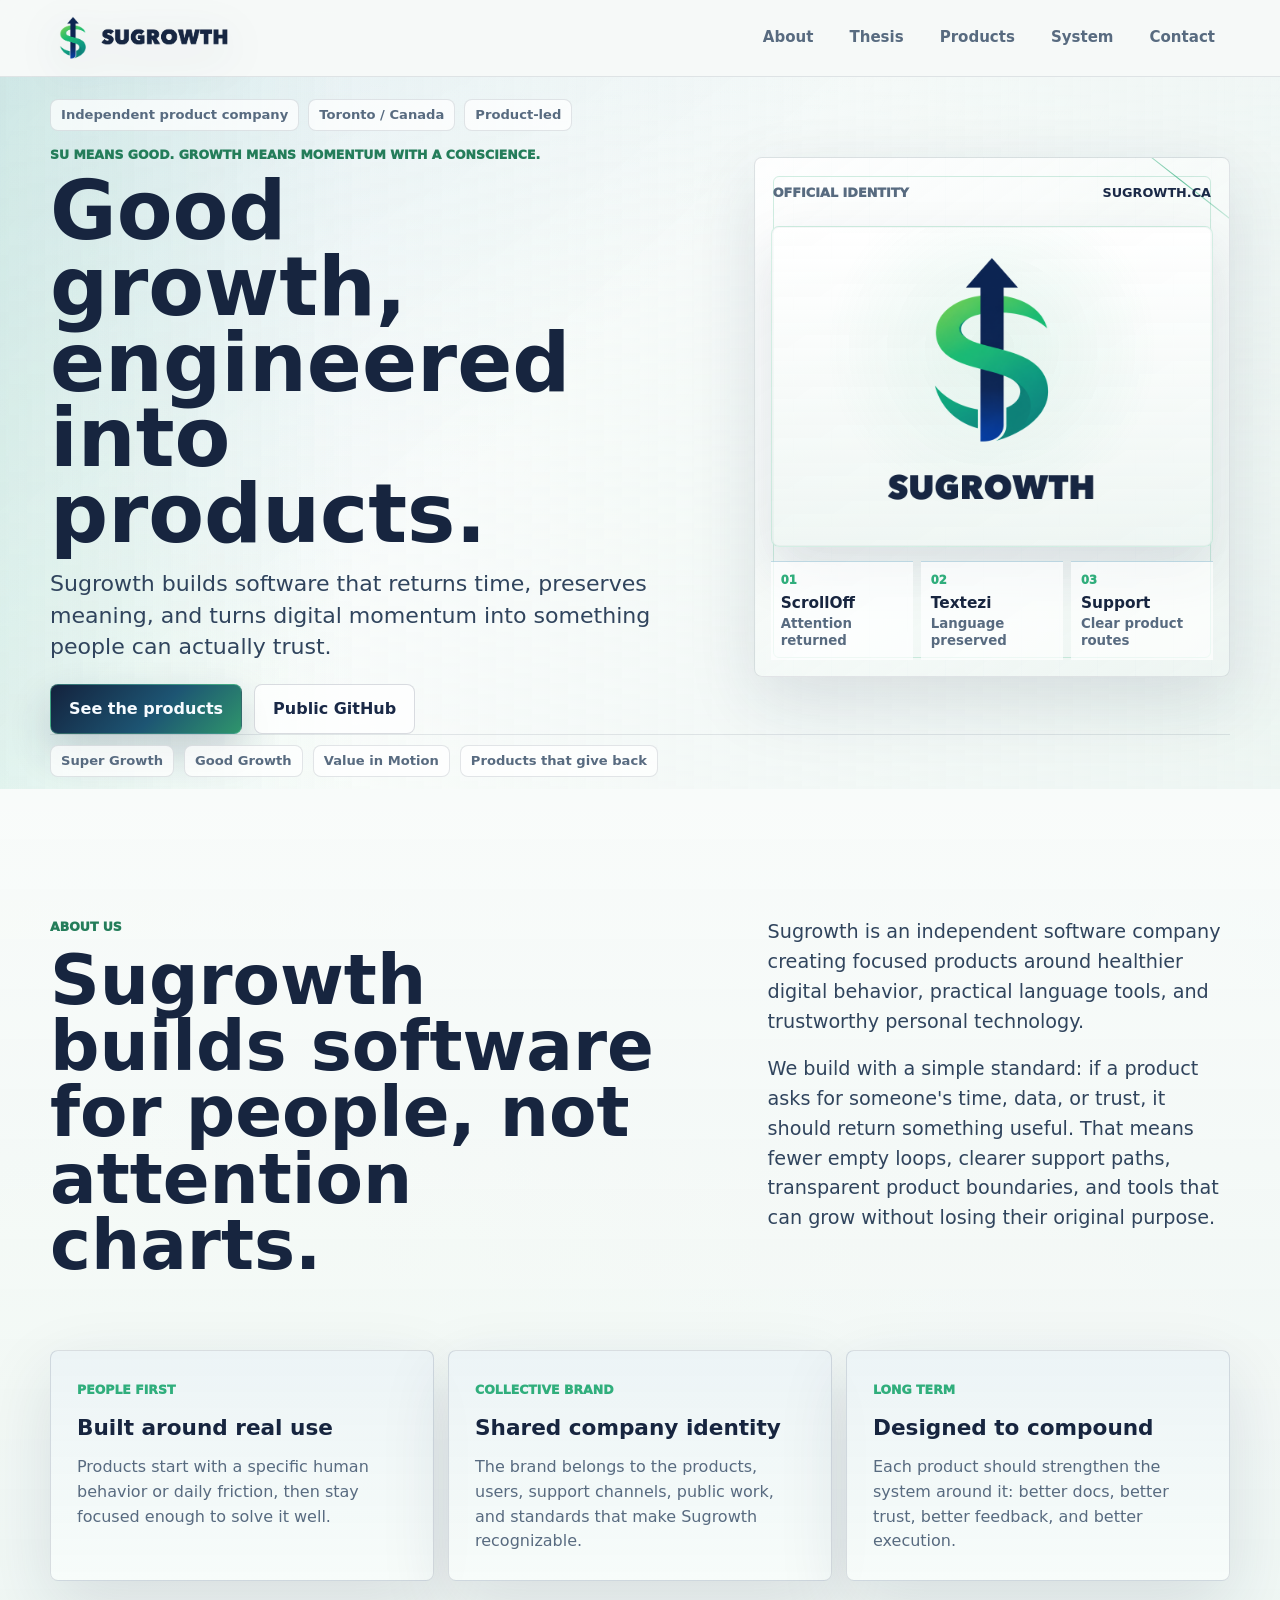
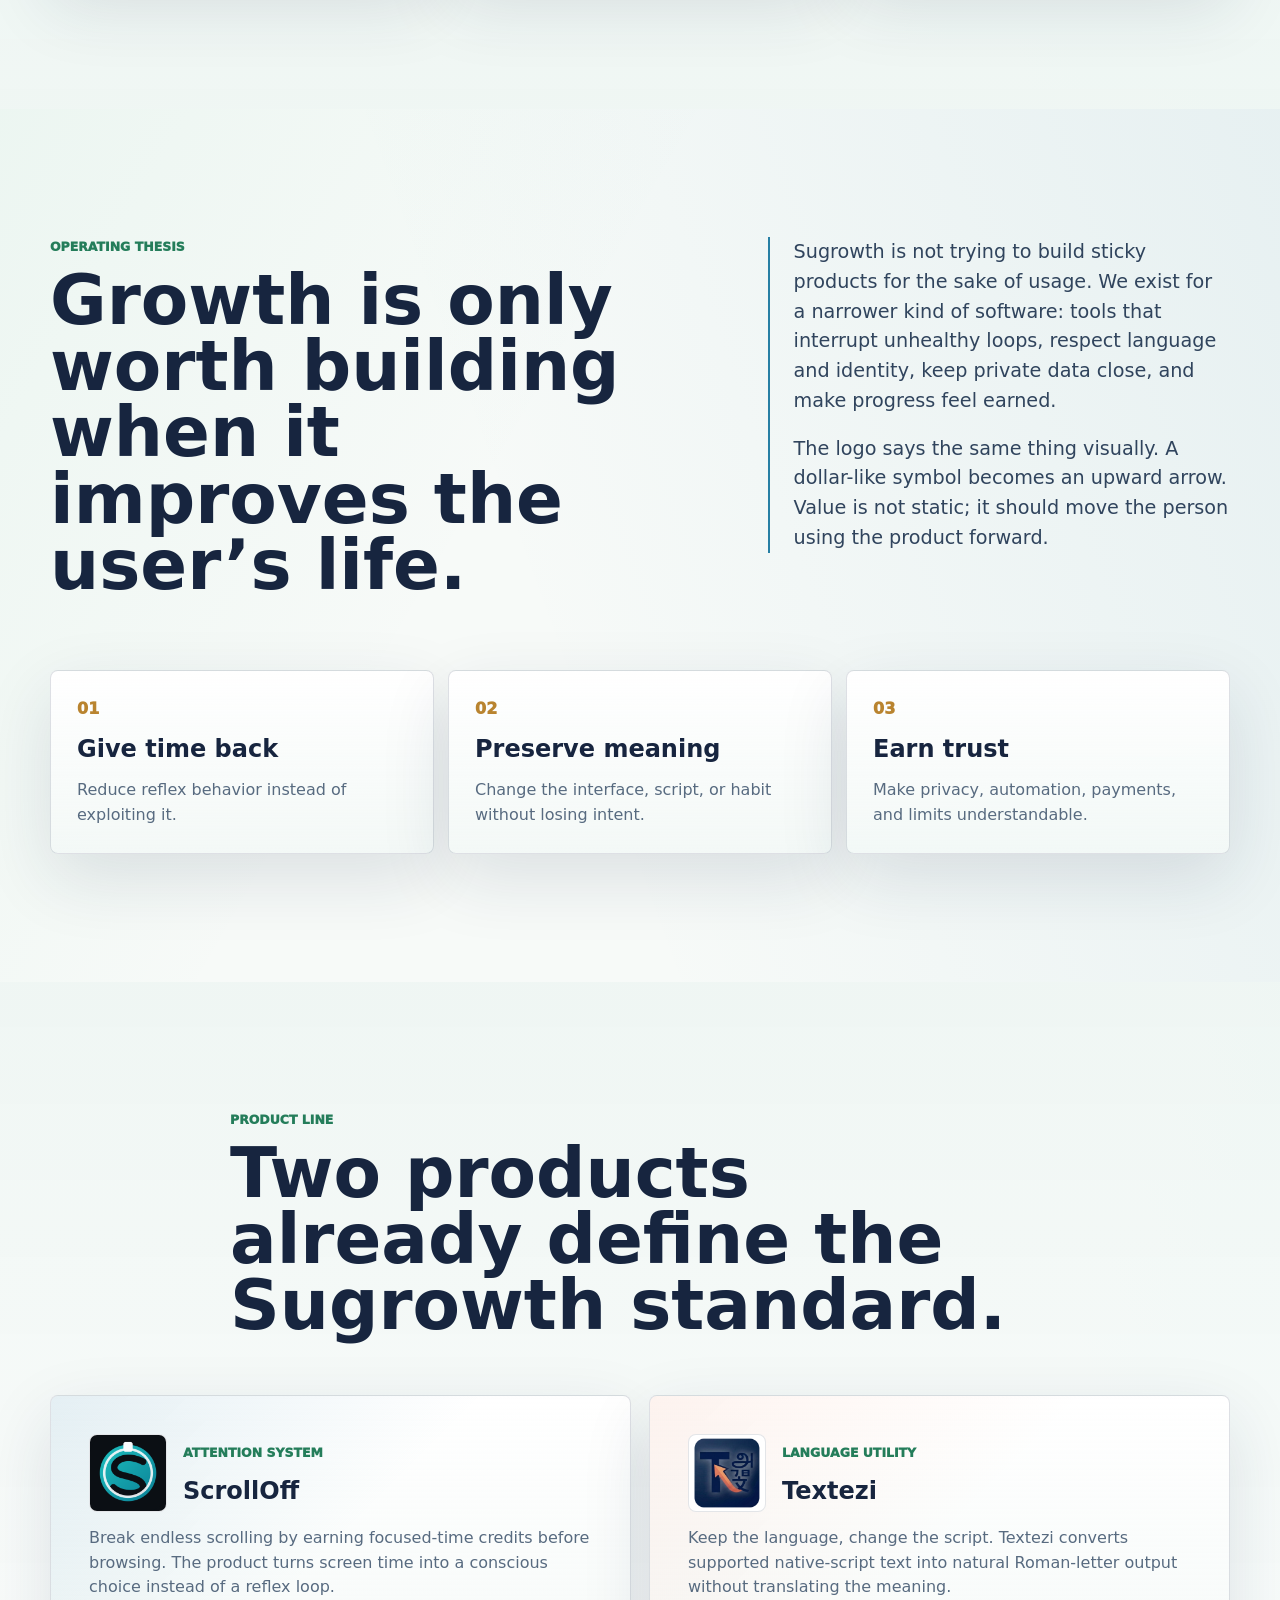
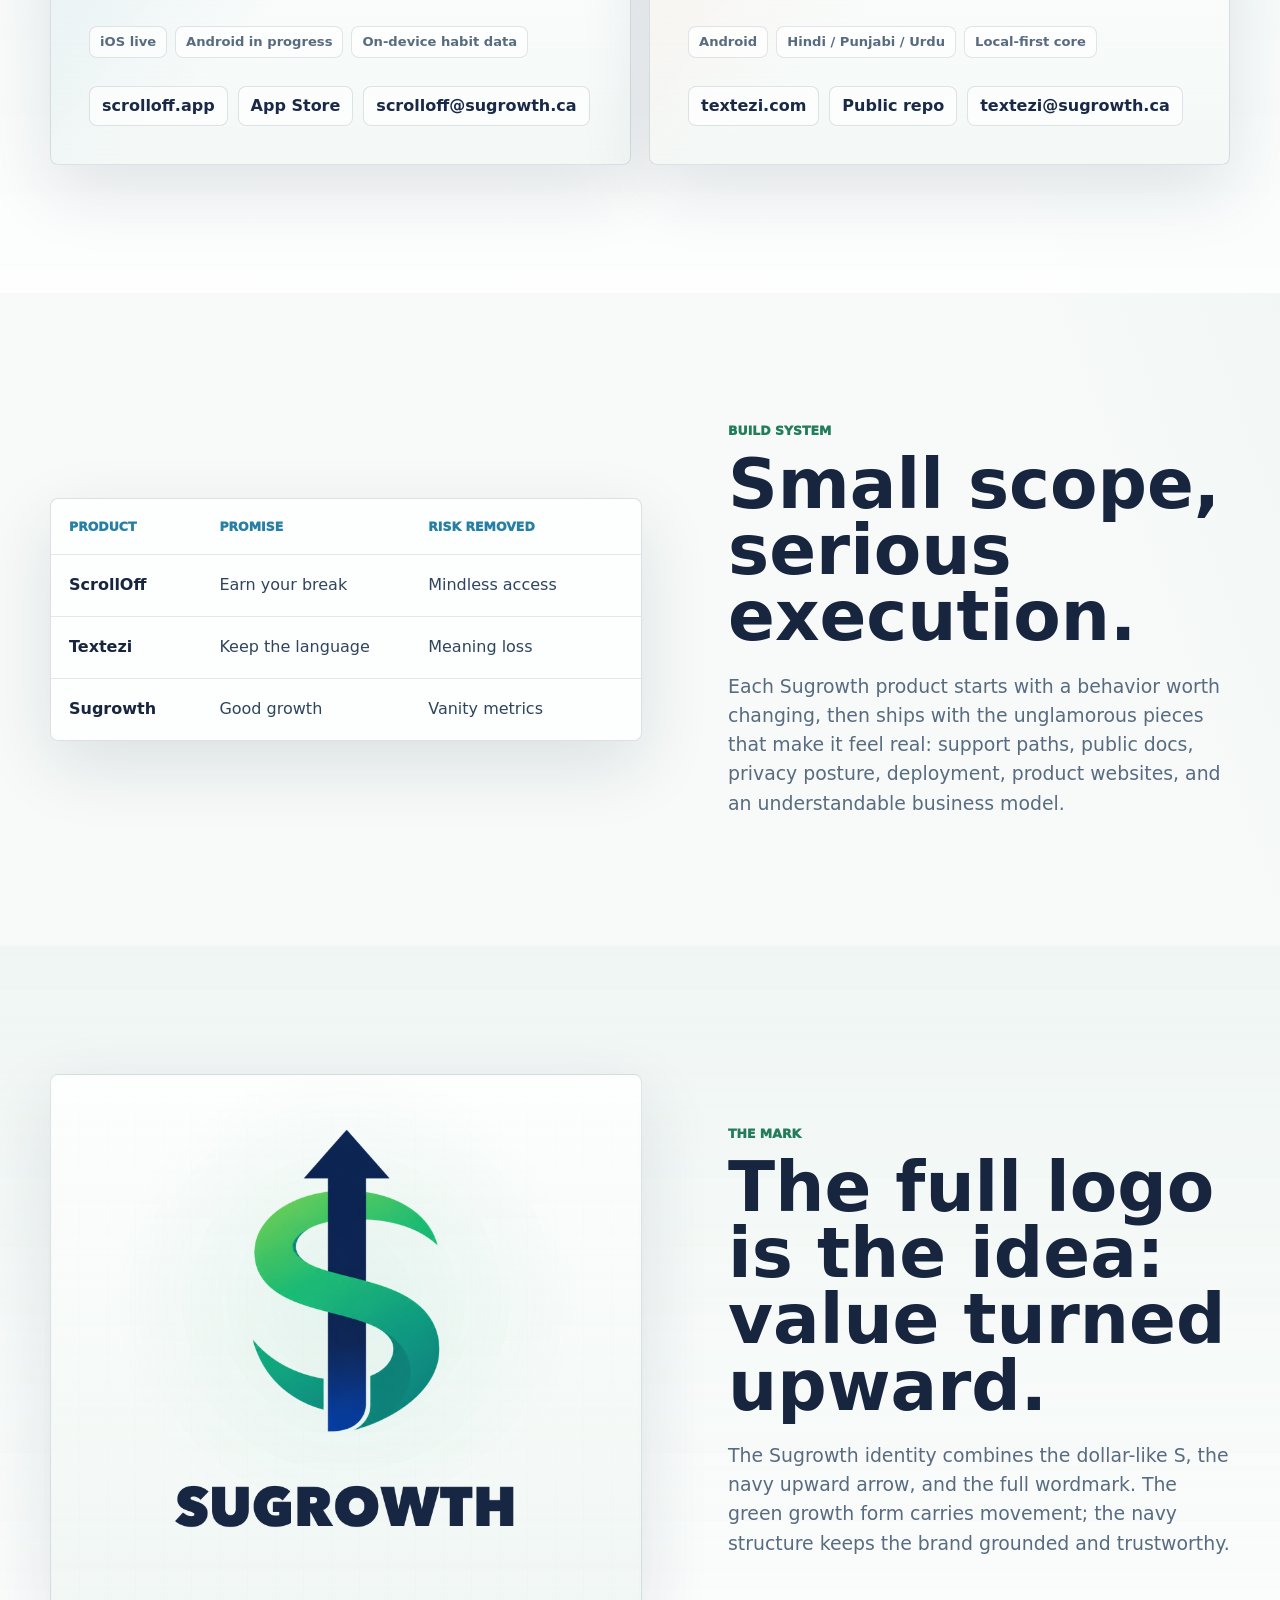
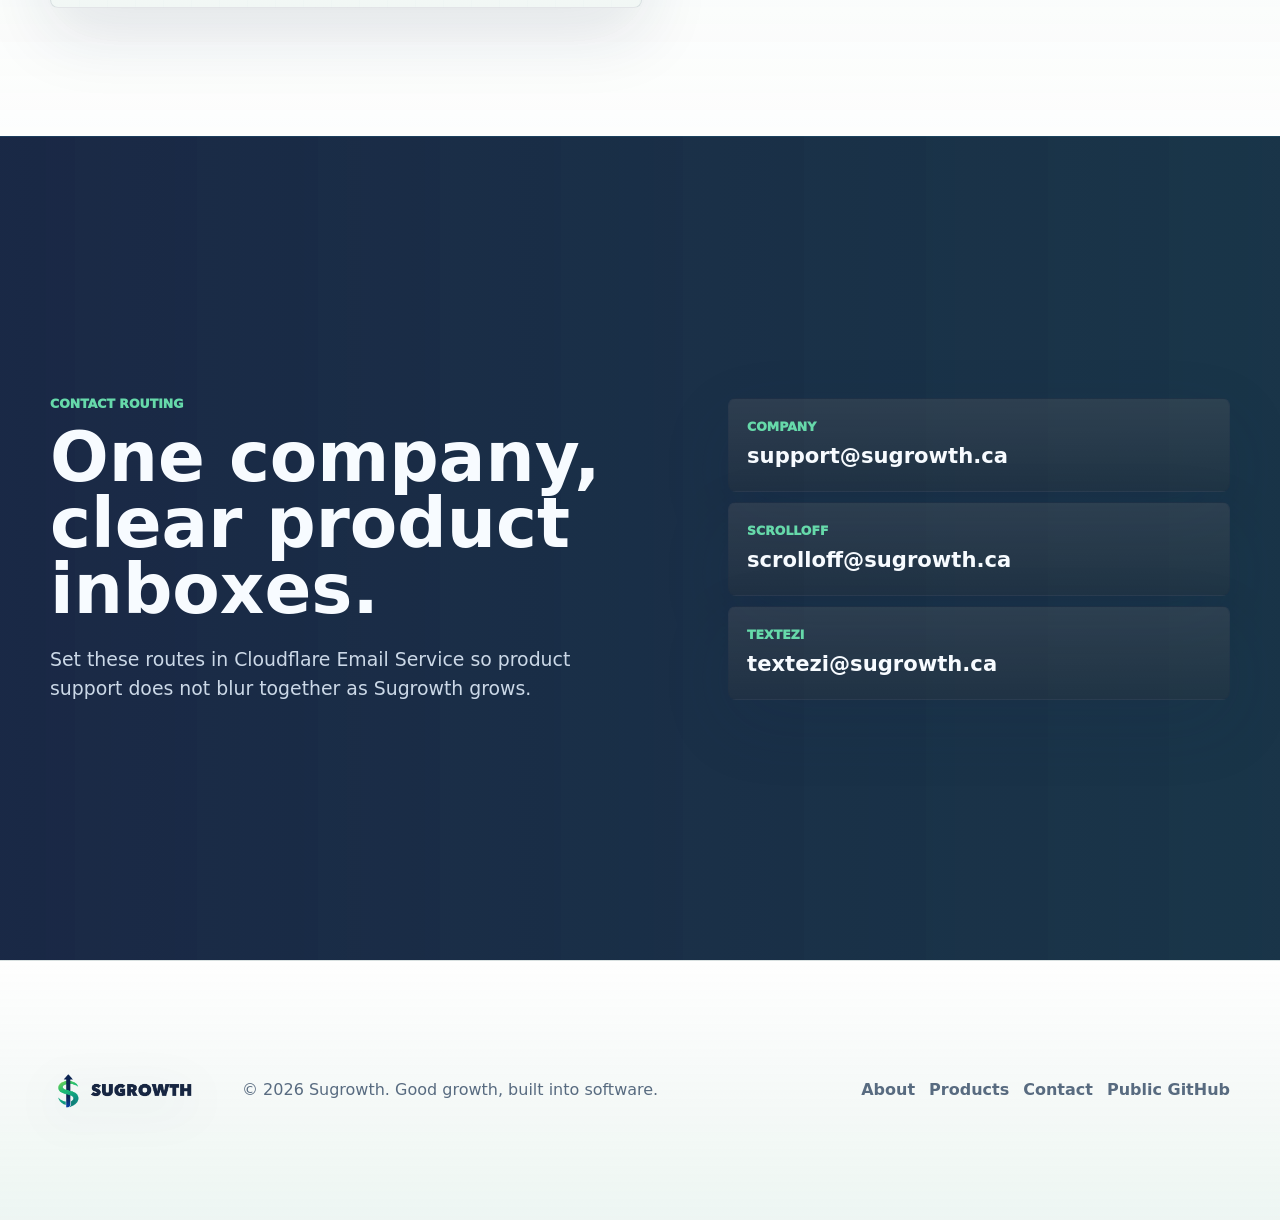
<file: index.html>
<!doctype html>
<html lang="en">
  <head>
    <meta charset="utf-8">
    <meta name="viewport" content="width=device-width, initial-scale=1">
    <title>Sugrowth | Good growth, built into software</title>
    <meta name="description" content="Sugrowth is an independent software company building focused products for attention, language, trust, and sustainable personal growth.">
    <meta name="author" content="Sugrowth">
    <meta name="robots" content="index, follow">
    <link rel="canonical" href="https://sugrowth.ca/">
    <link rel="icon" type="image/png" sizes="32x32" href="assets/favicon-32x32.png">
    <link rel="icon" type="image/png" sizes="48x48" href="assets/favicon-48x48.png">
    <link rel="apple-touch-icon" href="assets/apple-touch-icon.png">
    <link rel="manifest" href="site.webmanifest">
    <meta name="theme-color" content="#F7FAF8">

    <meta property="og:title" content="Sugrowth | Good growth, built into software">
    <meta property="og:description" content="An independent product company building ScrollOff, Textezi, and focused tools for good growth.">
    <meta property="og:type" content="website">
    <meta property="og:url" content="https://sugrowth.ca/">
    <meta property="og:image" content="https://sugrowth.ca/assets/sugrowth-banner.png">
    <meta property="og:site_name" content="Sugrowth">
    <meta name="twitter:card" content="summary_large_image">
    <meta name="twitter:title" content="Sugrowth | Good growth, built into software">
    <meta name="twitter:description" content="Focused software for attention, language, trust, and real personal growth.">
    <meta name="twitter:image" content="https://sugrowth.ca/assets/sugrowth-banner.png">

    <script type="application/ld+json">
      {
        "@context": "https://schema.org",
        "@type": "Organization",
        "name": "Sugrowth",
        "url": "https://sugrowth.ca/",
        "logo": "https://sugrowth.ca/assets/sugrowth-logo-full.png",
        "sameAs": [
          "https://github.com/sugrowth/Sugrowth-Public",
          "https://scrolloff.app",
          "https://textezi.com"
        ],
        "email": "support@sugrowth.ca",
        "description": "Sugrowth is an independent product company building tools for good, sustainable growth."
      }
    </script>
    <link rel="stylesheet" href="styles.css">
  </head>
  <body>
    <a class="skip-link" href="#main">Skip to content</a>

    <header class="site-header" data-header>
      <nav class="nav container" aria-label="Primary navigation">
        <a class="brand" href="#top" aria-label="Sugrowth home">
          <img src="assets/sugrowth-wordmark.png" alt="Sugrowth" class="brand-logo" width="180" height="60">
        </a>
        <button class="nav-toggle" type="button" aria-label="Toggle navigation" aria-expanded="false" data-nav-toggle>
          <span></span>
          <span></span>
          <span></span>
        </button>
        <div class="nav-links" data-nav-links>
          <a href="#about">About</a>
          <a href="#thesis">Thesis</a>
          <a href="#products">Products</a>
          <a href="#system">System</a>
          <a href="#contact">Contact</a>
        </div>
      </nav>
    </header>

    <main id="main">
      <section class="hero" id="top" aria-labelledby="hero-title">
        <div class="container hero-layout">
          <div class="hero-copy reveal">
            <div class="hero-wordmark" aria-hidden="true">
              <img src="assets/sugrowth-wordmark.png" alt="">
            </div>
            <div class="hero-meta">
              <span>Independent product company</span>
              <span>Toronto / Canada</span>
              <span>Product-led</span>
            </div>
            <p class="eyebrow">Su means good. Growth means momentum with a conscience.</p>
            <h1 id="hero-title">Good growth, engineered into products.</h1>
            <p class="hero-lede">Sugrowth builds software that returns time, preserves meaning, and turns digital momentum into something people can actually trust.</p>
            <div class="hero-actions">
              <a class="button button-primary" href="#products">See the products</a>
              <a class="button button-secondary" href="https://github.com/sugrowth/Sugrowth-Public" target="_blank" rel="noreferrer">Public GitHub</a>
            </div>
          </div>

          <div class="identity-stage reveal" aria-label="Sugrowth brand and product system">
            <div class="stage-chrome">
              <span>Official identity</span>
              <strong>sugrowth.ca</strong>
            </div>
            <div class="logo-slab">
              <img src="assets/sugrowth-logo-full.png" alt="Sugrowth full logo with upward arrow dollar mark and wordmark">
            </div>

            <div class="stage-routes" aria-label="Sugrowth product routes">
              <div>
                <span>01</span>
                <strong>ScrollOff</strong>
                <small>Attention returned</small>
              </div>
              <div>
                <span>02</span>
                <strong>Textezi</strong>
                <small>Language preserved</small>
              </div>
              <div>
                <span>03</span>
                <strong>Support</strong>
                <small>Clear product routes</small>
              </div>
            </div>
          </div>
        </div>

        <div class="container hero-strip" aria-label="Sugrowth brand formula">
          <span>Super Growth</span>
          <span>Good Growth</span>
          <span>Value in Motion</span>
          <span>Products that give back</span>
        </div>
      </section>

      <section class="about-section" id="about" aria-labelledby="about-title">
        <div class="container about-layout">
          <div class="section-heading reveal">
            <p class="section-kicker">About us</p>
            <h2 id="about-title">Sugrowth builds software for people, not attention charts.</h2>
          </div>

          <div class="about-copy reveal">
            <p>Sugrowth is an independent software company creating focused products around healthier digital behavior, practical language tools, and trustworthy personal technology.</p>
            <p>We build with a simple standard: if a product asks for someone's time, data, or trust, it should return something useful. That means fewer empty loops, clearer support paths, transparent product boundaries, and tools that can grow without losing their original purpose.</p>
          </div>
        </div>

        <div class="container about-grid">
          <article class="about-card reveal">
            <span>People first</span>
            <h3>Built around real use</h3>
            <p>Products start with a specific human behavior or daily friction, then stay focused enough to solve it well.</p>
          </article>
          <article class="about-card reveal">
            <span>Collective brand</span>
            <h3>Shared company identity</h3>
            <p>The brand belongs to the products, users, support channels, public work, and standards that make Sugrowth recognizable.</p>
          </article>
          <article class="about-card reveal">
            <span>Long term</span>
            <h3>Designed to compound</h3>
            <p>Each product should strengthen the system around it: better docs, better trust, better feedback, and better execution.</p>
          </article>
        </div>
      </section>

      <section class="thesis-section" id="thesis" aria-labelledby="thesis-title">
        <div class="container thesis-layout">
          <div class="section-heading reveal">
            <p class="section-kicker">Operating thesis</p>
            <h2 id="thesis-title">Growth is only worth building when it improves the user’s life.</h2>
          </div>
          <div class="thesis-copy reveal">
            <p>Sugrowth is not trying to build sticky products for the sake of usage. We exist for a narrower kind of software: tools that interrupt unhealthy loops, respect language and identity, keep private data close, and make progress feel earned.</p>
            <p>The logo says the same thing visually. A dollar-like symbol becomes an upward arrow. Value is not static; it should move the person using the product forward.</p>
          </div>
        </div>

        <div class="container principle-grid">
          <article class="principle-card reveal">
            <span>01</span>
            <h3>Give time back</h3>
            <p>Reduce reflex behavior instead of exploiting it.</p>
          </article>
          <article class="principle-card reveal">
            <span>02</span>
            <h3>Preserve meaning</h3>
            <p>Change the interface, script, or habit without losing intent.</p>
          </article>
          <article class="principle-card reveal">
            <span>03</span>
            <h3>Earn trust</h3>
            <p>Make privacy, automation, payments, and limits understandable.</p>
          </article>
        </div>
      </section>

      <section class="products-section" id="products" aria-labelledby="products-title">
        <div class="container section-heading reveal">
          <p class="section-kicker">Product line</p>
          <h2 id="products-title">Two products already define the Sugrowth standard.</h2>
        </div>

        <div class="container product-stack">
          <article class="product-panel product-scrolloff reveal">
            <div class="product-identity">
              <img src="assets/scrolloff-icon.png" alt="ScrollOff app icon">
              <div>
                <span>Attention system</span>
                <h3>ScrollOff</h3>
              </div>
            </div>
            <p>Break endless scrolling by earning focused-time credits before browsing. The product turns screen time into a conscious choice instead of a reflex loop.</p>
            <div class="product-data" aria-label="ScrollOff facts">
              <span>iOS live</span>
              <span>Android in progress</span>
              <span>On-device habit data</span>
            </div>
            <div class="product-actions">
              <a href="https://scrolloff.app" target="_blank" rel="noreferrer">scrolloff.app</a>
              <a href="https://apps.apple.com/app/scrolloff/id6755688472" target="_blank" rel="noreferrer">App Store</a>
              <a href="mailto:scrolloff@sugrowth.ca">scrolloff@sugrowth.ca</a>
            </div>
          </article>

          <article class="product-panel product-textezi reveal">
            <div class="product-identity">
              <img src="assets/textezi-icon.png" alt="Textezi app icon">
              <div>
                <span>Language utility</span>
                <h3>Textezi</h3>
              </div>
            </div>
            <p>Keep the language, change the script. Textezi converts supported native-script text into natural Roman-letter output without translating the meaning.</p>
            <div class="product-data" aria-label="Textezi facts">
              <span>Android</span>
              <span>Hindi / Punjabi / Urdu</span>
              <span>Local-first core</span>
            </div>
            <div class="product-actions">
              <a href="https://textezi.com" target="_blank" rel="noreferrer">textezi.com</a>
              <a href="https://github.com/sugrowth/Textezi-Public" target="_blank" rel="noreferrer">Public repo</a>
              <a href="mailto:textezi@sugrowth.ca">textezi@sugrowth.ca</a>
            </div>
          </article>
        </div>
      </section>

      <section class="system-section" id="system" aria-labelledby="system-title">
        <div class="container system-layout">
          <div class="system-board reveal" aria-label="Sugrowth product operating board">
            <div class="board-row board-head">
              <span>Product</span>
              <span>Promise</span>
              <span>Risk removed</span>
            </div>
            <div class="board-row">
              <strong>ScrollOff</strong>
              <span>Earn your break</span>
              <span>Mindless access</span>
            </div>
            <div class="board-row">
              <strong>Textezi</strong>
              <span>Keep the language</span>
              <span>Meaning loss</span>
            </div>
            <div class="board-row">
              <strong>Sugrowth</strong>
              <span>Good growth</span>
              <span>Vanity metrics</span>
            </div>
          </div>

          <div class="section-heading reveal">
            <p class="section-kicker">Build system</p>
            <h2 id="system-title">Small scope, serious execution.</h2>
            <p>Each Sugrowth product starts with a behavior worth changing, then ships with the unglamorous pieces that make it feel real: support paths, public docs, privacy posture, deployment, product websites, and an understandable business model.</p>
          </div>
        </div>
      </section>

      <section class="mark-section" aria-labelledby="mark-title">
        <div class="container mark-layout">
          <div class="mark-specimen reveal">
            <img src="assets/sugrowth-logo-full.png" alt="Sugrowth full logo">
          </div>
          <div class="section-heading reveal">
            <p class="section-kicker">The mark</p>
            <h2 id="mark-title">The full logo is the idea: value turned upward.</h2>
            <p>The Sugrowth identity combines the dollar-like S, the navy upward arrow, and the full wordmark. The green growth form carries movement; the navy structure keeps the brand grounded and trustworthy.</p>
          </div>
        </div>
      </section>

      <section class="contact-section" id="contact" aria-labelledby="contact-title">
        <div class="container contact-layout">
          <div class="section-heading reveal">
            <p class="section-kicker">Contact routing</p>
            <h2 id="contact-title">One company, clear product inboxes.</h2>
            <p>Set these routes in Cloudflare Email Service so product support does not blur together as Sugrowth grows.</p>
          </div>

          <div class="email-grid reveal" aria-label="Sugrowth email addresses">
            <a class="email-card" href="mailto:support@sugrowth.ca">
              <span>Company</span>
              <strong>support@sugrowth.ca</strong>
            </a>
            <a class="email-card" href="mailto:scrolloff@sugrowth.ca">
              <span>ScrollOff</span>
              <strong>scrolloff@sugrowth.ca</strong>
            </a>
            <a class="email-card" href="mailto:textezi@sugrowth.ca">
              <span>Textezi</span>
              <strong>textezi@sugrowth.ca</strong>
            </a>
          </div>
        </div>
      </section>
    </main>

    <footer class="site-footer">
      <div class="container footer-layout">
        <a class="footer-brand" href="#top">
          <img src="assets/sugrowth-wordmark.png" alt="Sugrowth" width="150" height="50">
        </a>
        <p>&copy; <span data-year>2026</span> Sugrowth. Good growth, built into software.</p>
        <div class="footer-links" aria-label="Footer links">
          <a href="#about">About</a>
          <a href="#products">Products</a>
          <a href="mailto:support@sugrowth.ca">Contact</a>
          <a href="https://github.com/sugrowth/Sugrowth-Public" target="_blank" rel="noreferrer">Public GitHub</a>
        </div>
      </div>
    </footer>

    <script src="script.js" defer></script>
  </body>
</html>
</file>
<file: styles.css>
:root {
  --ink: #17253f;
  --muted: #586b80;
  --subtle: #30445d;
  --paper: #f7faf8;
  --paper-strong: #ffffff;
  --paper-soft: #edf5f2;
  --navy-950: #050913;
  --navy-900: #07101f;
  --navy-850: #0b1628;
  --navy-800: #0f1c31;
  --navy-700: #152642;
  --navy-brand: #1a2947;
  --green: #30ae7c;
  --green-soft: #247d5a;
  --blue: #277fa4;
  --amber: #b9842f;
  --coral: #f08a62;
  --line: rgba(26, 41, 71, 0.14);
  --line-strong: rgba(48, 174, 124, 0.34);
  --shadow: 0 24px 70px rgba(26, 41, 71, 0.12);
  --max-width: 1180px;
  --radius: 8px;
}

* {
  box-sizing: border-box;
}

html {
  scroll-behavior: smooth;
}

body {
  min-width: 320px;
  margin: 0;
  color: var(--ink);
  font-family: Inter, ui-sans-serif, system-ui, -apple-system, BlinkMacSystemFont, "Segoe UI", sans-serif;
  line-height: 1.55;
  background:
    linear-gradient(120deg, rgba(48, 174, 124, 0.13), transparent 36%),
    linear-gradient(250deg, rgba(39, 127, 164, 0.13), transparent 45%),
    var(--paper);
  overflow-x: hidden;
}

body::before {
  content: "";
  position: fixed;
  inset: 0;
  z-index: -2;
  pointer-events: none;
  background-image:
    linear-gradient(rgba(26, 41, 71, 0.04) 1px, transparent 1px),
    linear-gradient(90deg, rgba(26, 41, 71, 0.032) 1px, transparent 1px);
  background-size: 72px 72px;
}

body::after {
  content: "";
  position: fixed;
  inset: 0;
  z-index: -1;
  pointer-events: none;
  background:
    linear-gradient(180deg, rgba(255, 255, 255, 0.64), rgba(237, 245, 242, 0.82) 72%),
    repeating-linear-gradient(118deg, rgba(39, 127, 164, 0.04) 0 1px, transparent 1px 18px);
}

img {
  display: block;
  max-width: 100%;
}

a {
  color: inherit;
}

.container {
  width: min(var(--max-width), calc(100% - 40px));
  margin-inline: auto;
}

.skip-link {
  position: fixed;
  top: 12px;
  left: 12px;
  z-index: 100;
  transform: translateY(-150%);
  padding: 10px 14px;
  border-radius: var(--radius);
  background: var(--green);
  color: #03110b;
  font-weight: 900;
  text-decoration: none;
}

.skip-link:focus {
  transform: translateY(0);
}

.site-header {
  position: sticky;
  top: 0;
  z-index: 50;
  border-bottom: 1px solid rgba(26, 41, 71, 0.1);
  background: rgba(247, 250, 248, 0.86);
  backdrop-filter: blur(22px);
  transition: background 180ms ease, border-color 180ms ease;
}

.site-header.is-scrolled {
  border-color: rgba(48, 174, 124, 0.24);
  background: rgba(255, 255, 255, 0.94);
}

.nav {
  min-height: 76px;
  display: flex;
  align-items: center;
  justify-content: space-between;
  gap: 24px;
}

.brand,
.footer-brand {
  display: inline-flex;
  align-items: center;
  justify-content: center;
  text-decoration: none;
}

.brand {
  width: 216px;
  height: 50px;
  padding: 0;
  filter: drop-shadow(0 10px 22px rgba(26, 41, 71, 0.14));
}

.brand-logo {
  width: 100%;
  height: 100%;
  object-fit: contain;
}

.nav-links {
  display: flex;
  align-items: center;
  justify-content: flex-end;
  gap: 6px;
}

.nav-links a {
  min-height: 40px;
  display: inline-flex;
  align-items: center;
  padding: 0 14px;
  border: 1px solid transparent;
  border-radius: var(--radius);
  color: var(--muted);
  font-size: 0.94rem;
  font-weight: 800;
  text-decoration: none;
}

.nav-links a:hover,
.nav-links a:focus-visible {
  color: var(--navy-brand);
  border-color: rgba(26, 41, 71, 0.14);
  background: rgba(26, 41, 71, 0.055);
  outline: none;
}

.nav-toggle {
  width: 44px;
  height: 44px;
  display: none;
  place-items: center;
  border: 1px solid var(--line);
  border-radius: var(--radius);
  background: rgba(255, 255, 255, 0.72);
  color: var(--ink);
  cursor: pointer;
}

.nav-toggle span {
  width: 18px;
  height: 2px;
  display: block;
  grid-column: 1;
  grid-row: 1;
  background: currentColor;
  transition: transform 180ms ease, opacity 180ms ease;
}

.nav-toggle span:nth-child(1) {
  transform: translateY(-6px);
}

.nav-toggle span:nth-child(3) {
  transform: translateY(6px);
}

.nav-toggle[aria-expanded="true"] span:nth-child(1) {
  transform: rotate(45deg);
}

.nav-toggle[aria-expanded="true"] span:nth-child(2) {
  opacity: 0;
}

.nav-toggle[aria-expanded="true"] span:nth-child(3) {
  transform: rotate(-45deg);
}

.hero {
  position: relative;
  overflow: hidden;
  padding: 22px 0 0;
  background:
    linear-gradient(90deg, rgba(255, 255, 255, 0.82), rgba(237, 245, 242, 0.54)),
    linear-gradient(180deg, rgba(255, 255, 255, 0.18), rgba(237, 245, 242, 0.72));
}

.hero::before {
  content: "";
  position: absolute;
  inset: 0;
  pointer-events: none;
  background:
    linear-gradient(90deg, rgba(48, 174, 124, 0.11), transparent 28%),
    linear-gradient(135deg, rgba(39, 127, 164, 0.13), transparent 44%);
}

.hero-layout {
  position: relative;
  min-height: 455px;
  display: grid;
  grid-template-columns: minmax(0, 0.98fr) minmax(360px, 0.76fr);
  align-items: center;
  gap: clamp(36px, 7vw, 90px);
}

.hero-wordmark {
  width: min(100%, 430px);
  display: none;
  margin: 0 0 26px;
  padding: 0;
  filter: drop-shadow(0 18px 34px rgba(26, 41, 71, 0.13));
}

.hero-wordmark img {
  width: 100%;
  height: auto;
}

.hero-meta {
  display: flex;
  flex-wrap: wrap;
  gap: 9px;
  margin-bottom: 14px;
}

.hero-meta span,
.hero-strip span,
.product-data span {
  min-height: 32px;
  display: inline-flex;
  align-items: center;
  padding: 0 10px;
  border: 1px solid rgba(26, 41, 71, 0.12);
  border-radius: var(--radius);
  background: rgba(255, 255, 255, 0.72);
  color: var(--muted);
  font-size: 0.82rem;
  font-weight: 850;
}

.eyebrow,
.section-kicker,
.product-identity span {
  margin: 0;
  color: var(--green-soft);
  font-size: 0.78rem;
  font-weight: 950;
  letter-spacing: 0;
  text-transform: uppercase;
}

.hero h1 {
  margin: 10px 0 0;
  max-width: 780px;
  font-size: clamp(3.35rem, 6.35vw, 6.35rem);
  line-height: 0.93;
  letter-spacing: 0;
}

.hero-lede {
  max-width: 710px;
  margin: 16px 0 0;
  color: var(--subtle);
  font-size: clamp(1.12rem, 1.85vw, 1.38rem);
  line-height: 1.42;
}

.hero-actions {
  display: flex;
  flex-wrap: wrap;
  gap: 12px;
  margin-top: 22px;
}

.button {
  min-height: 50px;
  display: inline-flex;
  align-items: center;
  justify-content: center;
  padding: 0 18px;
  border-radius: var(--radius);
  font-weight: 900;
  text-decoration: none;
  transition: transform 180ms ease, border-color 180ms ease, background 180ms ease;
}

.button:hover,
.button:focus-visible {
  transform: translateY(-2px);
  outline: none;
}

.button-primary {
  border: 1px solid rgba(102, 217, 170, 0.36);
  background: linear-gradient(135deg, #13223d, #1d5573 56%, #2f956c);
  color: #f7fbff;
  box-shadow: 0 18px 42px rgba(26, 41, 71, 0.2);
}

.button-secondary {
  border: 1px solid rgba(26, 41, 71, 0.16);
  background: rgba(255, 255, 255, 0.72);
  color: var(--navy-brand);
}

.button-secondary:hover,
.button-secondary:focus-visible {
  border-color: var(--line-strong);
  background: rgba(48, 174, 124, 0.09);
}

.identity-stage {
  position: relative;
  display: grid;
  gap: 14px;
  padding: 16px;
  border: 1px solid rgba(26, 41, 71, 0.12);
  border-radius: var(--radius);
  background:
    linear-gradient(145deg, rgba(255, 255, 255, 0.84), rgba(237, 245, 242, 0.72)),
    repeating-linear-gradient(90deg, rgba(39, 127, 164, 0.04) 0 1px, transparent 1px 38px);
  box-shadow: var(--shadow);
  overflow: hidden;
}

.identity-stage::before {
  content: "";
  position: absolute;
  inset: 18px;
  border: 1px solid rgba(48, 174, 124, 0.22);
  border-radius: calc(var(--radius) - 2px);
  pointer-events: none;
}

.identity-stage::after {
  content: "";
  position: absolute;
  top: 22px;
  right: -42px;
  width: 180px;
  height: 1px;
  background: linear-gradient(90deg, transparent, rgba(48, 174, 124, 0.74), transparent);
  transform: rotate(38deg);
  pointer-events: none;
}

.stage-chrome,
.stage-routes,
.logo-slab {
  position: relative;
  z-index: 1;
}

.stage-chrome {
  min-height: 38px;
  display: flex;
  align-items: center;
  justify-content: space-between;
  gap: 14px;
  padding: 0 2px;
  color: var(--muted);
  font-size: 0.8rem;
  font-weight: 950;
  text-transform: uppercase;
}

.stage-chrome strong {
  color: var(--navy-brand);
}

.logo-slab {
  min-height: 230px;
  display: grid;
  place-items: center;
  padding: clamp(10px, 1.8vw, 16px);
  border: 1px solid rgba(48, 174, 124, 0.2);
  border-radius: var(--radius);
  background:
    radial-gradient(circle at 50% 38%, rgba(48, 174, 124, 0.1), transparent 56%),
    linear-gradient(180deg, rgba(255, 255, 255, 0.88), rgba(237, 245, 242, 0.78));
  box-shadow:
    inset 0 0 0 1px rgba(26, 41, 71, 0.035),
    0 24px 54px rgba(26, 41, 71, 0.12);
}

.logo-slab img {
  width: min(100%, 255px);
  height: auto;
}

.stage-routes {
  display: grid;
  grid-template-columns: repeat(3, minmax(0, 1fr));
  gap: 8px;
}

.stage-routes div {
  min-width: 0;
  padding: 10px;
  border-top: 1px solid rgba(39, 127, 164, 0.28);
  background: rgba(255, 255, 255, 0.68);
}

.stage-routes span {
  display: block;
  color: var(--green);
  font-size: 0.72rem;
  font-weight: 950;
}

.stage-routes strong {
  display: block;
  margin-top: 6px;
  font-size: 0.96rem;
  line-height: 1.1;
}

.stage-routes small {
  display: block;
  margin-top: 4px;
  color: var(--muted);
  font-weight: 800;
  line-height: 1.25;
}

.signal-system {
  position: relative;
  min-height: 455px;
  display: grid;
  align-content: space-between;
  padding: 28px;
  border: 1px solid rgba(183, 208, 235, 0.16);
  border-radius: var(--radius);
  background:
    linear-gradient(160deg, rgba(21, 38, 66, 0.78), rgba(5, 9, 19, 0.56)),
    repeating-linear-gradient(90deg, rgba(56, 183, 209, 0.05) 0 1px, transparent 1px 42px);
  box-shadow: var(--shadow);
  overflow: hidden;
}

.signal-system::before,
.signal-system::after {
  content: "";
  position: absolute;
  inset: 54px;
  border: 1px solid rgba(56, 183, 209, 0.18);
  border-radius: 50%;
  transform: rotate(-18deg);
}

.signal-system::after {
  inset: 100px 34px;
  border-color: rgba(102, 217, 170, 0.14);
  transform: rotate(22deg);
}

.signal-header,
.signal-routes {
  position: relative;
  z-index: 1;
}

.signal-header {
  display: flex;
  align-items: center;
  justify-content: space-between;
  gap: 16px;
  color: var(--muted);
  font-size: 0.84rem;
  font-weight: 900;
  text-transform: uppercase;
}

.signal-header strong {
  color: var(--blue);
}

.signal-mark {
  position: relative;
  z-index: 1;
  display: grid;
  place-items: center;
}

.signal-mark img {
  width: auto;
  height: min(38vh, 270px);
  filter: drop-shadow(0 34px 70px rgba(0, 0, 0, 0.5));
  animation: floatMark 6s ease-in-out infinite;
}

.signal-routes {
  display: grid;
  gap: 10px;
}

.signal-routes div {
  display: grid;
  grid-template-columns: 38px minmax(0, 1fr) auto;
  align-items: center;
  gap: 14px;
  min-height: 46px;
  padding: 0 14px;
  border: 1px solid rgba(183, 208, 235, 0.14);
  border-radius: var(--radius);
  background: rgba(5, 9, 19, 0.36);
}

.signal-routes span {
  color: var(--green-soft);
  font-weight: 950;
}

.signal-routes strong {
  font-size: 1rem;
}

.signal-routes small {
  color: var(--muted);
  font-weight: 800;
}

.hero-strip {
  position: relative;
  display: flex;
  flex-wrap: wrap;
  gap: 10px;
  padding: 10px 0 12px;
  border-top: 1px solid rgba(26, 41, 71, 0.1);
}

.about-section,
.thesis-section,
.products-section,
.system-section,
.mark-section,
.contact-section {
  padding: clamp(76px, 10vw, 132px) 0;
}

section[id] {
  scroll-margin-top: 96px;
}

.section-heading {
  max-width: 820px;
}

.section-heading h2 {
  margin: 10px 0 0;
  font-size: clamp(2.35rem, 5.4vw, 5.6rem);
  line-height: 0.96;
  letter-spacing: 0;
}

.section-heading p:not(.section-kicker) {
  margin: 22px 0 0;
  color: var(--muted);
  font-size: clamp(1rem, 1.7vw, 1.18rem);
}

.about-layout,
.thesis-layout {
  display: grid;
  grid-template-columns: minmax(0, 0.92fr) minmax(320px, 0.68fr);
  gap: clamp(34px, 8vw, 92px);
  align-items: start;
}

.about-section {
  background:
    linear-gradient(180deg, rgba(255, 255, 255, 0.38), rgba(237, 245, 242, 0.78)),
    rgba(247, 250, 248, 0.82);
}

.about-copy {
  max-width: 650px;
}

.about-copy p {
  margin: 0;
  color: var(--subtle);
  font-size: clamp(1.03rem, 1.7vw, 1.2rem);
}

.about-copy p + p {
  margin-top: 18px;
}

.about-grid {
  display: grid;
  grid-template-columns: repeat(3, minmax(0, 1fr));
  gap: 14px;
  margin-top: clamp(38px, 6vw, 72px);
}

.about-card {
  padding: 26px;
  border-top: 2px solid rgba(39, 127, 164, 0.42);
  background:
    linear-gradient(180deg, rgba(39, 127, 164, 0.08), rgba(48, 174, 124, 0.025)),
    rgba(255, 255, 255, 0.78);
}

.about-card span {
  color: var(--green);
  font-size: 0.78rem;
  font-weight: 950;
  text-transform: uppercase;
}

.about-card h3 {
  margin: 14px 0 0;
  font-size: 1.35rem;
  line-height: 1.15;
}

.about-card p {
  margin: 14px 0 0;
  color: var(--muted);
}

.thesis-copy {
  border-left: 2px solid var(--blue);
  padding-left: 24px;
}

.thesis-copy p {
  margin: 0;
  color: var(--subtle);
  font-size: clamp(1.02rem, 1.7vw, 1.2rem);
}

.thesis-copy p + p {
  margin-top: 18px;
}

.principle-grid {
  display: grid;
  grid-template-columns: repeat(3, minmax(0, 1fr));
  gap: 14px;
  margin-top: clamp(38px, 6vw, 72px);
}

.about-card,
.principle-card,
.product-panel,
.email-card {
  border: 1px solid var(--line);
  border-radius: var(--radius);
  background:
    linear-gradient(180deg, rgba(255, 255, 255, 0.9), rgba(237, 245, 242, 0.64)),
    rgba(255, 255, 255, 0.78);
  box-shadow: var(--shadow);
}

.about-card {
  background:
    linear-gradient(180deg, rgba(39, 127, 164, 0.08), rgba(48, 174, 124, 0.025)),
    rgba(255, 255, 255, 0.78);
}

.principle-card {
  padding: 26px;
}

.principle-card span {
  color: var(--amber);
  font-weight: 950;
}

.principle-card h3,
.product-identity h3 {
  margin: 14px 0 0;
  font-size: 1.5rem;
  line-height: 1.15;
}

.principle-card p,
.product-panel p {
  margin: 14px 0 0;
  color: var(--muted);
}

.products-section,
.mark-section {
  background:
    linear-gradient(180deg, rgba(237, 245, 242, 0.82), rgba(255, 255, 255, 0.64)),
    rgba(247, 250, 248, 0.74);
}

.product-stack {
  display: grid;
  grid-template-columns: repeat(2, minmax(0, 1fr));
  gap: 18px;
  margin-top: clamp(34px, 5vw, 56px);
}

.product-panel {
  position: relative;
  overflow: hidden;
  padding: clamp(26px, 4vw, 38px);
}

.product-panel::before {
  content: "";
  position: absolute;
  inset: 0;
  pointer-events: none;
  background: linear-gradient(135deg, rgba(39, 127, 164, 0.12), transparent 46%);
}

.product-textezi::before {
  background: linear-gradient(135deg, rgba(240, 138, 98, 0.1), transparent 46%);
}

.product-panel > * {
  position: relative;
}

.product-identity {
  display: flex;
  align-items: center;
  gap: 16px;
}

.product-identity img {
  width: 78px;
  height: 78px;
  border: 1px solid rgba(26, 41, 71, 0.12);
  border-radius: var(--radius);
  object-fit: cover;
  background: var(--paper-strong);
}

.product-data {
  display: flex;
  flex-wrap: wrap;
  gap: 8px;
  margin-top: 26px;
}

.product-actions {
  display: flex;
  flex-wrap: wrap;
  gap: 10px;
  margin-top: 28px;
}

.product-actions a {
  min-height: 40px;
  display: inline-flex;
  align-items: center;
  padding: 0 12px;
  border: 1px solid rgba(26, 41, 71, 0.13);
  border-radius: var(--radius);
  background: rgba(255, 255, 255, 0.68);
  color: var(--navy-brand);
  font-weight: 850;
  text-decoration: none;
}

.product-actions a:hover,
.product-actions a:focus-visible {
  border-color: var(--line-strong);
  outline: none;
}

.system-layout,
.mark-layout,
.contact-layout {
  display: grid;
  grid-template-columns: minmax(320px, 0.92fr) minmax(0, 0.78fr);
  gap: clamp(34px, 7vw, 86px);
  align-items: center;
}

.system-board {
  display: grid;
  border: 1px solid var(--line);
  border-radius: var(--radius);
  overflow: hidden;
  background: rgba(255, 255, 255, 0.78);
  box-shadow: var(--shadow);
}

.board-row {
  display: grid;
  grid-template-columns: 0.7fr 1fr 1fr;
  gap: 14px;
  padding: 18px;
  border-bottom: 1px solid rgba(26, 41, 71, 0.1);
  color: var(--subtle);
}

.board-row:last-child {
  border-bottom: 0;
}

.board-row strong {
  color: var(--ink);
}

.board-head {
  color: var(--blue);
  font-size: 0.78rem;
  font-weight: 950;
  text-transform: uppercase;
}

.mark-specimen {
  min-height: 480px;
  display: grid;
  place-items: center;
  padding: clamp(18px, 3vw, 30px);
  border: 1px solid rgba(26, 41, 71, 0.12);
  border-radius: var(--radius);
  background:
    radial-gradient(circle at 50% 42%, rgba(48, 174, 124, 0.1), transparent 54%),
    linear-gradient(180deg, rgba(255, 255, 255, 0.86), rgba(237, 245, 242, 0.72)),
    repeating-linear-gradient(90deg, rgba(39, 127, 164, 0.04) 0 1px, transparent 1px 28px);
  box-shadow: var(--shadow);
}

.mark-specimen img {
  width: min(100%, 420px);
  opacity: 1;
}

.contact-section {
  min-height: calc(100vh - 76px);
  display: grid;
  align-items: center;
  border-top: 1px solid rgba(39, 127, 164, 0.24);
  background:
    linear-gradient(90deg, rgba(26, 41, 71, 0.94), rgba(39, 127, 164, 0.24)),
    rgba(7, 16, 31, 0.94);
  color: #f7fbff;
}

.contact-section .section-heading h2 {
  color: #f7fbff;
}

.contact-section .section-kicker {
  color: #66d9aa;
}

.contact-section .section-heading p:not(.section-kicker) {
  color: #cbd8e7;
}

.email-grid {
  display: grid;
  gap: 10px;
}

.email-card {
  display: grid;
  gap: 4px;
  padding: 18px;
  background:
    linear-gradient(180deg, rgba(255, 255, 255, 0.11), rgba(255, 255, 255, 0.05)),
    rgba(5, 9, 19, 0.24);
  color: #f7fbff;
  text-decoration: none;
}

.email-card span {
  color: #66d9aa;
  font-size: 0.78rem;
  font-weight: 950;
  text-transform: uppercase;
}

.email-card strong {
  font-size: clamp(1rem, 1.9vw, 1.32rem);
}

.email-card:hover,
.email-card:focus-visible {
  border-color: rgba(102, 217, 170, 0.48);
  background:
    linear-gradient(180deg, rgba(255, 255, 255, 0.16), rgba(255, 255, 255, 0.07)),
    rgba(5, 9, 19, 0.22);
  outline: none;
}

.site-footer {
  min-height: 260px;
  display: grid;
  align-items: center;
  padding: 54px 0;
  border-top: 1px solid rgba(26, 41, 71, 0.1);
  background:
    linear-gradient(180deg, rgba(255, 255, 255, 0.82), rgba(237, 245, 242, 0.94)),
    var(--paper);
  color: var(--muted);
}

.footer-layout {
  display: grid;
  grid-template-columns: 170px minmax(0, 1fr) auto;
  align-items: center;
  gap: 22px;
}

.footer-brand {
  width: 172px;
  height: 50px;
  padding: 0;
  filter: drop-shadow(0 10px 24px rgba(26, 41, 71, 0.12));
}

.footer-brand img {
  width: 100%;
  height: 100%;
  object-fit: contain;
}

.site-footer p {
  margin: 0;
}

.footer-links {
  display: flex;
  flex-wrap: wrap;
  justify-content: flex-end;
  gap: 14px;
}

.footer-links a {
  color: var(--muted);
  font-weight: 800;
  text-decoration: none;
}

.footer-links a:hover,
.footer-links a:focus-visible {
  color: var(--navy-brand);
  outline: none;
}

.reveal {
  opacity: 0;
  transform: translateY(18px);
  transition: opacity 520ms ease, transform 520ms ease;
}

.reveal.is-visible {
  opacity: 1;
  transform: translateY(0);
}

@keyframes floatMark {
  0%,
  100% {
    transform: translateY(0);
  }
  50% {
    transform: translateY(-12px);
  }
}

@media (max-width: 940px) {
  .nav {
    min-height: 68px;
  }

  .nav-toggle {
    display: grid;
  }

  .nav-links {
    position: fixed;
    top: 68px;
    right: 20px;
    left: 20px;
    display: none;
    flex-direction: column;
    align-items: stretch;
    padding: 10px;
    border: 1px solid var(--line);
    border-radius: var(--radius);
    background: rgba(255, 255, 255, 0.96);
    box-shadow: var(--shadow);
  }

  .nav-links.is-open {
    display: flex;
  }

  .nav-links a {
    justify-content: center;
  }

  .hero {
    padding-top: 48px;
  }

  .hero-layout,
  .about-layout,
  .thesis-layout,
  .system-layout,
  .mark-layout,
  .contact-layout {
    grid-template-columns: 1fr;
  }

  .hero-layout {
    min-height: 0;
  }

  .identity-stage {
    width: min(100%, 620px);
    margin-inline: auto;
  }

  .signal-system {
    min-height: 430px;
  }

  .about-grid,
  .principle-grid,
  .product-stack {
    grid-template-columns: 1fr;
  }

  .footer-layout {
    grid-template-columns: 1fr;
  }

  .footer-links {
    justify-content: flex-start;
  }
}

@media (max-width: 560px) {
  section[id] {
    scroll-margin-top: 72px;
  }

  .container {
    width: min(100% - 28px, var(--max-width));
  }

  .brand {
    width: 172px;
    height: 42px;
  }

  .hero {
    padding-top: 38px;
  }

  .hero-wordmark {
    display: block;
    width: min(100%, 325px);
    margin-bottom: 16px;
  }

  .hero h1 {
    font-size: clamp(2.65rem, 11.4vw, 3.35rem);
    line-height: 0.98;
  }

  .hero-lede {
    margin-top: 14px;
    font-size: 1.02rem;
  }

  .hero-actions .button {
    width: 100%;
    min-height: 46px;
  }

  .hero .signal-system,
  .hero .identity-stage {
    display: none;
  }

  .signal-system {
    min-height: 360px;
    padding: 18px;
  }

  .signal-mark img {
    width: min(48%, 160px);
  }

  .signal-routes div {
    grid-template-columns: 30px minmax(0, 1fr);
    align-items: start;
    padding: 12px;
  }

  .signal-routes small {
    grid-column: 2;
  }

  .hero-strip {
    display: none;
  }

  .hero-meta span {
    min-height: 30px;
  }

  .about-section,
  .thesis-section,
  .products-section,
  .system-section,
  .mark-section,
  .contact-section {
    padding: 64px 0;
  }

  .section-heading h2 {
    font-size: clamp(2.2rem, 12vw, 3.25rem);
  }

  .about-card,
  .principle-card,
  .product-panel,
  .email-card {
    padding: 20px;
  }

  .board-row {
    grid-template-columns: 1fr;
    gap: 6px;
  }

  .mark-specimen {
    min-height: 300px;
  }

  .mark-specimen img {
    width: min(100%, 260px);
  }
}

@media (prefers-reduced-motion: reduce) {
  *,
  *::before,
  *::after {
    animation-duration: 0.01ms !important;
    animation-iteration-count: 1 !important;
    scroll-behavior: auto !important;
    transition-duration: 0.01ms !important;
  }
}
</file>
